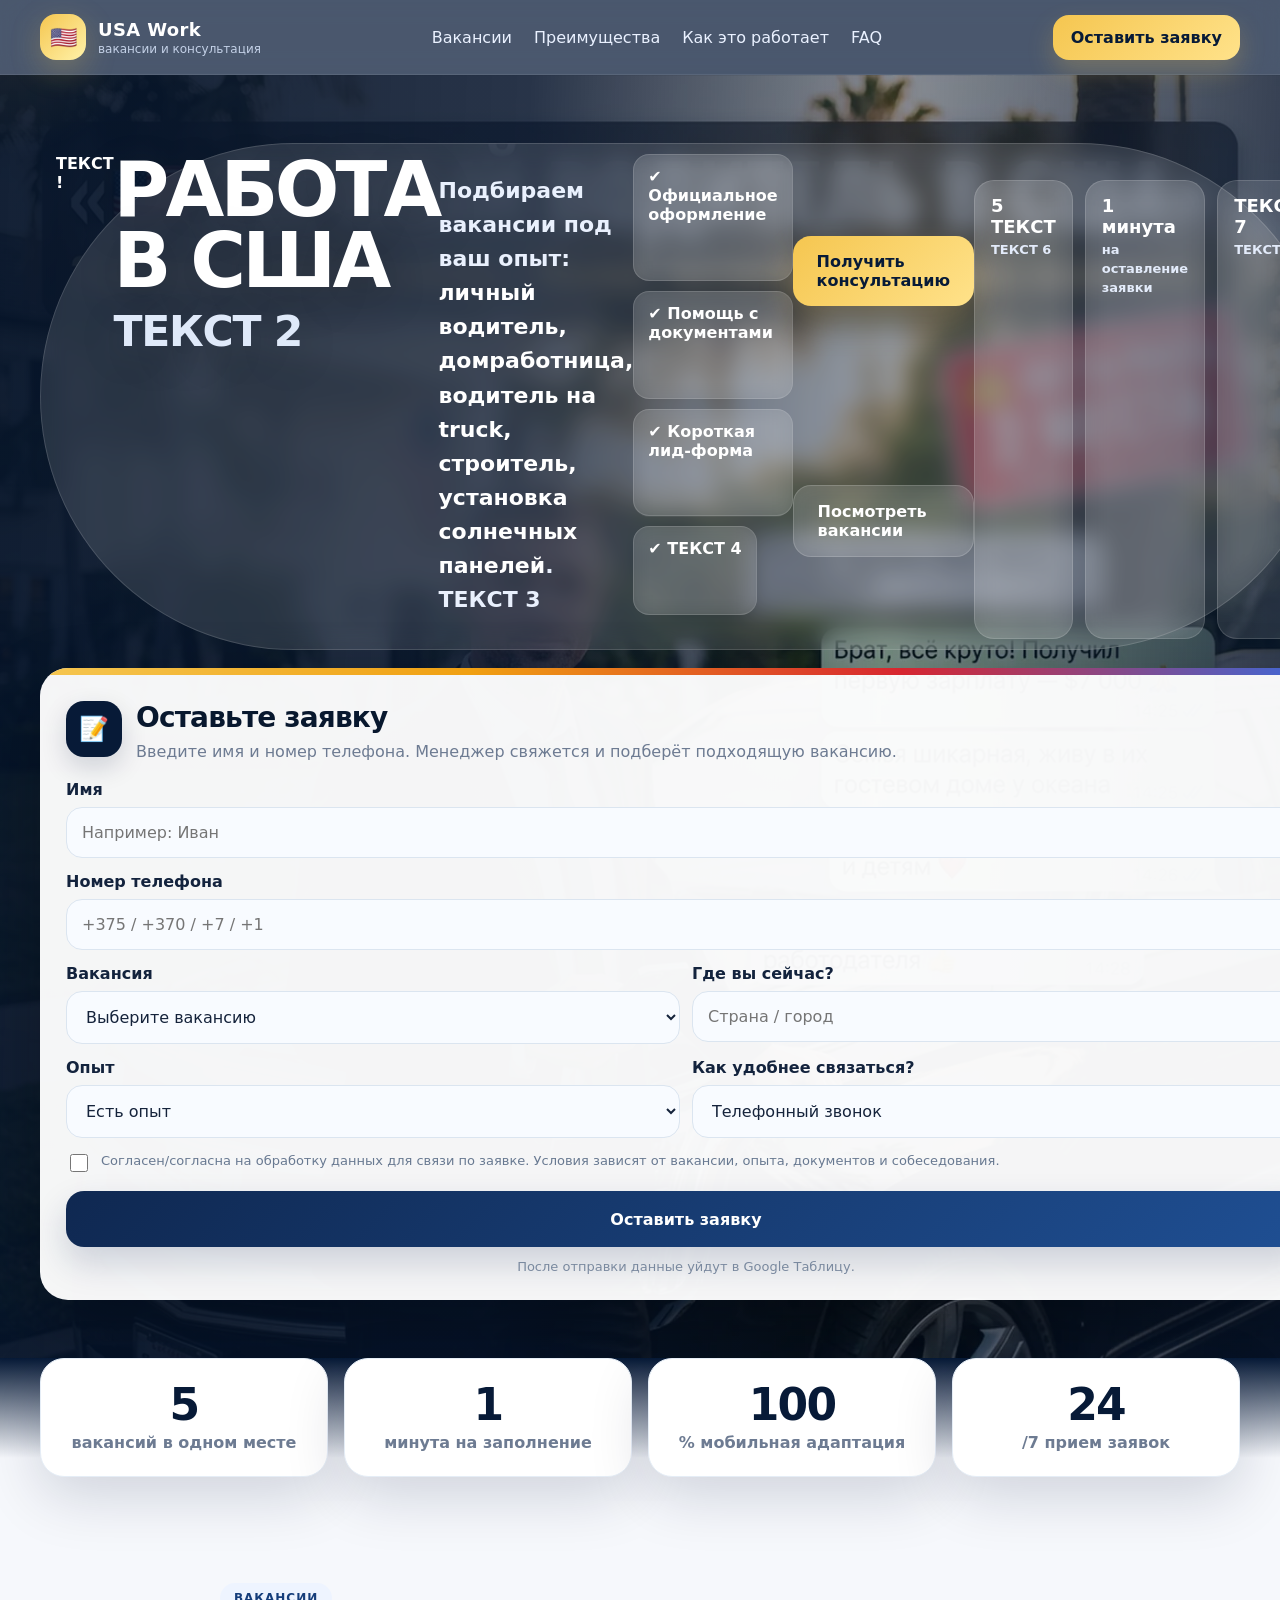
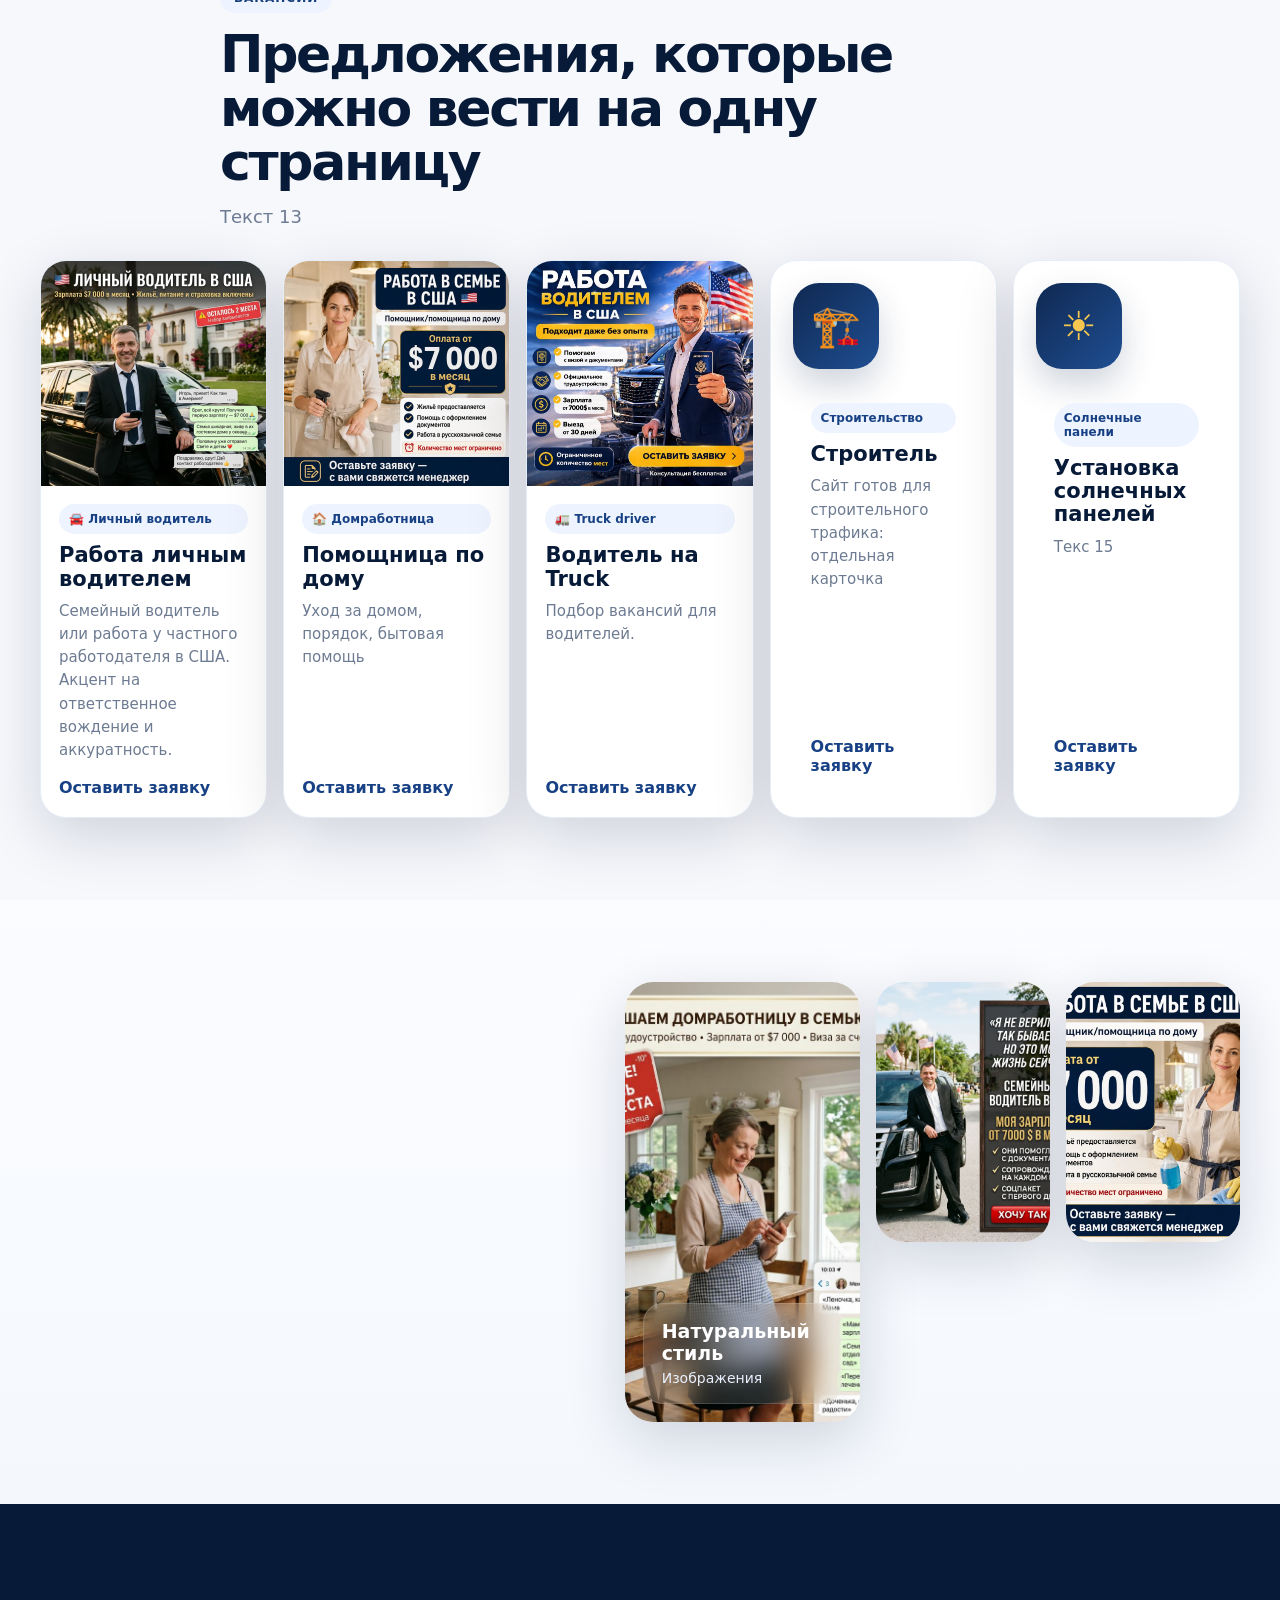
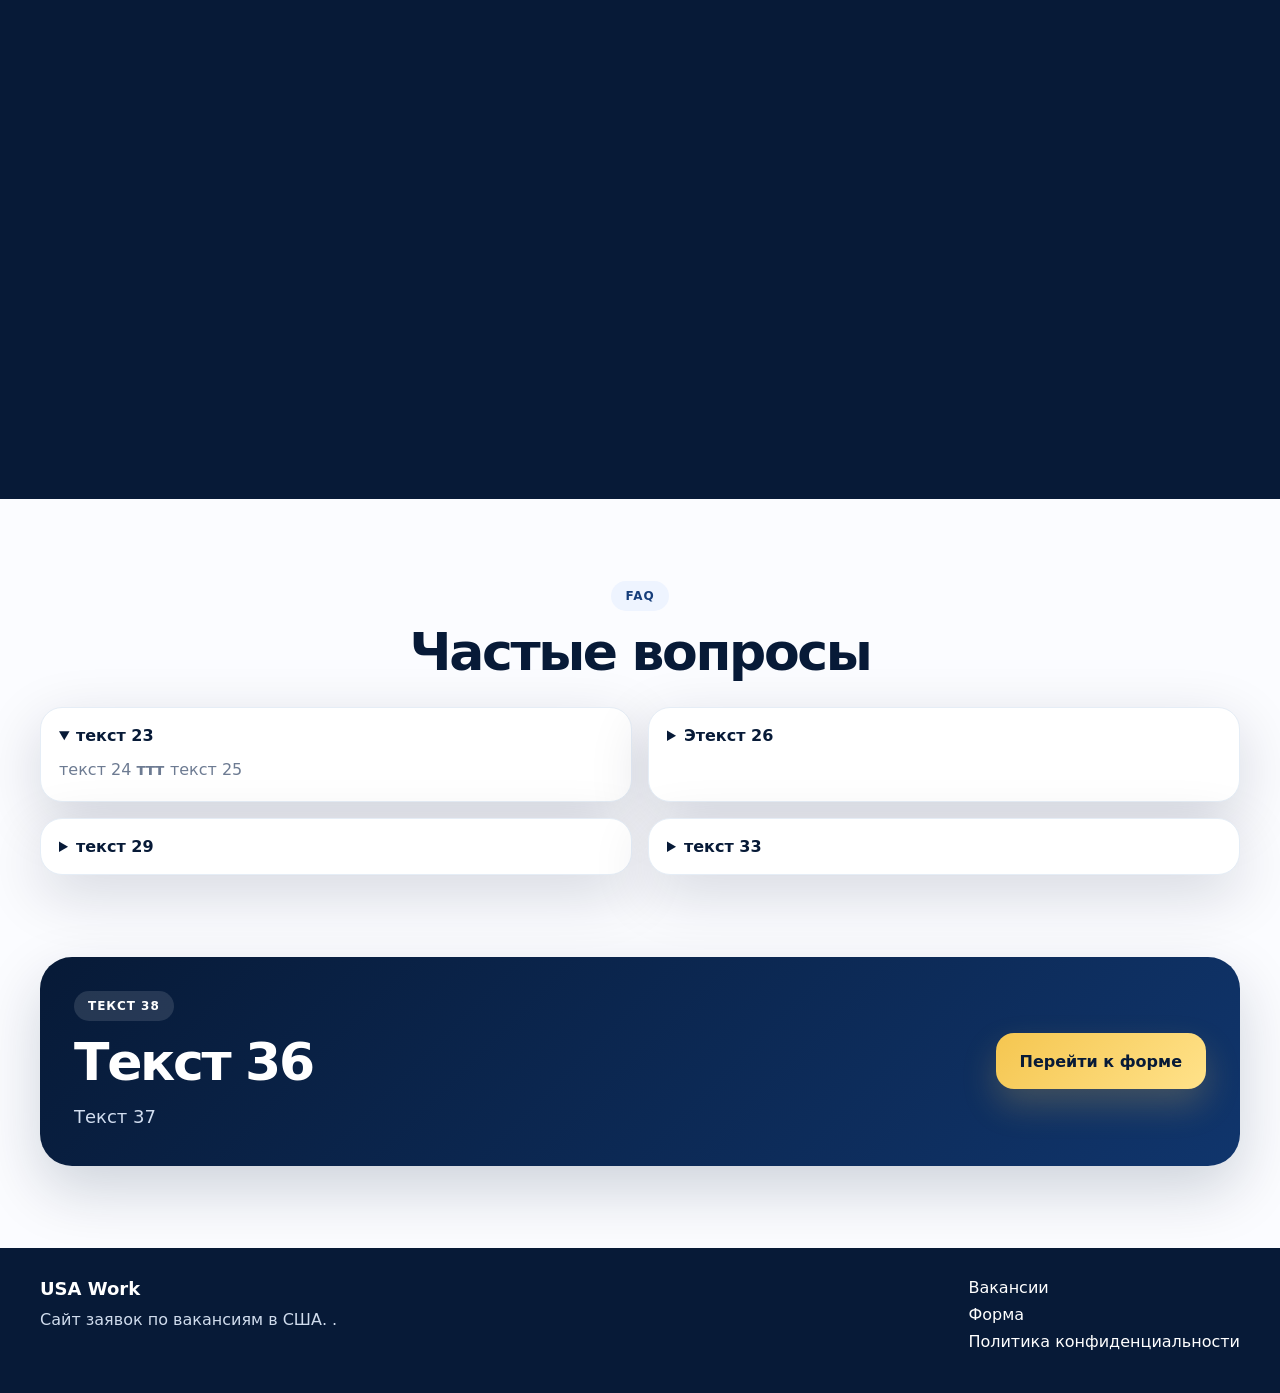
<file: index.html>
<!doctype html>
<html lang="ru">
<head>
  <meta charset="utf-8">
  <meta name="viewport" content="width=device-width, initial-scale=1">
  <title>USA Work — Работа в США с сопровождением</title>
  <meta name="description" content="Работа в США: личный водитель, домработница, водитель на truck, строитель, установка солнечных панелей. Оставьте заявку — менеджер свяжется с вами.">
  <meta name="theme-color" content="#071a37">
  <meta property="og:title" content="USA Work — Работа в США">
  <meta property="og:description" content="Короткая заявка: имя и телефон. Менеджер свяжется и подберёт вакансию.">
  <meta property="og:type" content="website">
  <meta property="og:image" content="assets/hero-driver-chat.webp">
  <link rel="icon" href="assets/favicon.svg" type="image/svg+xml">
  <link rel="preload" href="assets/hero-driver-chat.webp" as="image">
  <link rel="preload" href="assets/card-housekeeper-chat.jpg" as="image">
  <link rel="stylesheet" href="css/style.css">
</head>
<body>
  <div class="site-loader" id="siteLoader"><span></span></div>

  <div class="cursor-glow" aria-hidden="true"></div>

  <header class="header" id="top">
    <div class="container header-wrap">
      <a href="#top" class="logo">
        <span class="logo-icon">🇺🇸</span>
        <span class="logo-text"><strong>USA Work</strong><small>вакансии и консультация</small></span>
      </a>
      <nav class="nav desktop-only">
        <a href="#jobs">Вакансии</a>
        <a href="#about">Преимущества</a>
        <a href="#process">Как это работает</a>
        <a href="#faq">FAQ</a>
      </nav>
      <a href="#form" class="header-btn">Оставить заявку</a>
    </div>
  </header>

  <main>
    <section class="hero">
      <div class="hero-slider" aria-hidden="true">
        <div class="hero-slide active" style="background-image:url('assets/hero-driver-chat.webp')"></div>
        <div class="hero-slide" style="background-image:url('assets/card-housekeeper-chat.jpg')"></div>
        <div class="hero-slide" style="background-image:url('assets/hero-driver-board.webp')"></div>
      </div>
      <div class="hero-overlay"></div>
      <div class="container hero-grid">
        <div class="hero-copy">
          <div class="top-chip reveal">ТЕКСТ ! </di>
          <h1 class="reveal">Работа в США<br><span>ТЕКСТ 2 </span></h1>
          <p class="hero-text reveal">Подбираем вакансии под ваш опыт: <strong>личный водитель, домработница, водитель на truck, строитель, установка солнечных панелей</strong>. ТЕКСТ 3 </p>

          <div class="hero-points reveal">
            <div>✔ Официальное оформление</div>
            <div>✔ Помощь с документами</div>
            <div>✔ Короткая лид-форма</div>
            <div>✔ ТЕКСТ 4 </div>
          </div>

          <div class="hero-actions reveal">
            <a class="btn btn-gold" href="#form">Получить консультацию</a>
            <a class="btn btn-glass" href="#jobs">Посмотреть вакансии</a>
          </div>

          <div class="hero-mini reveal">
            <div class="mini-card glass">
              <b>5 ТЕКСТ </b>
              <span> ТЕКСТ 6 </span>
            </div>
            <div class="mini-card glass">
              <b>1 минута</b>
              <span>на оставление заявки</span>
            </div>
            <div class="mini-card glass">
              <b> ТЕКСТ 7 </b>
              <span> ТЕКСТ 8 </span>
            </div>
          </div>
        </div>

        <aside class="lead-panel reveal" id="form">
          <div class="lead-topline"></div>
          <div class="lead-head">
            <div class="lead-icon">📝</div>
            <div>
              <h2>Оставьте заявку</h2>
              <p>Введите имя и номер телефона. Менеджер свяжется и подберёт подходящую вакансию.</p>
            </div>
          </div>

          <form id="leadForm" class="lead-form" method="post" autocomplete="on">
            <div class="field">
              <label for="name">Имя</label>
              <input id="name" name="name" type="text" placeholder="Например: Иван" minlength="2" required autocomplete="name">
            </div>

            <div class="field">
              <label for="phone">Номер телефона</label>
              <input id="phone" name="phone" type="tel" placeholder="+375 / +370 / +7 / +1" minlength="7" inputmode="tel" required autocomplete="tel">
            </div>

            <div class="field field-grid">
              <div>
                <label for="job">Вакансия</label>
                <select id="job" name="job" required>
                  <option value="">Выберите вакансию</option>
                  <option>Личный водитель в США</option>
                  <option>Домработница / помощница по дому</option>
                  <option>Водитель на Truck</option>
                  <option>Строитель</option>
                  <option>Установка солнечных панелей</option>
                  <option>Нужна консультация</option>
                </select>
              </div>
              <div>
                <label for="country">Где вы сейчас?</label>
                <input id="country" name="country" type="text" placeholder="Страна / город">
              </div>
            </div>

            <div class="field field-grid">
              <div>
                <label for="experience">Опыт</label>
                <select id="experience" name="experience">
                  <option>Есть опыт</option>
                  <option>Нет опыта</option>
                  <option>Нужно уточнить</option>
                </select>
              </div>
              <div>
                <label for="messenger">Как удобнее связаться?</label>
                <select id="messenger" name="messenger">
                  <option>Телефонный звонок</option>
                  <option>WhatsApp</option>
                  <option>Telegram</option>
                </select>
              </div>
            </div>

            <input type="hidden" name="utm" id="utmField">
            <input type="hidden" name="page" id="pageField">
            <input type="hidden" name="source" id="sourceField">
            <input type="text" name="website" class="honeypot" tabindex="-1" autocomplete="off">

            <label class="consent">
              <input type="checkbox" required>
              <span>Согласен/согласна на обработку данных для связи по заявке. Условия зависят от вакансии, опыта, документов и собеседования.</span>
            </label>

            <button class="btn btn-submit" type="submit">Оставить заявку</button>
            <p class="small-note">После отправки данные уйдут в Google Таблицу.</p>
            <div class="form-message" id="formMessage" role="status"></div>
          </form>
        </aside>
      </div>

      <div class="hero-badges container">
        <div class="trust-badge reveal"><span>⭐</span> ТЕКСТ 11 </div>
        <div class="trust-badge reveal"><span>📱</span> ТЕКСТ 10 </div>
        <div class="trust-badge reveal"><span>📊</span> ТЕКСТ 12 </div>
      </div>
    </section>

    <section class="stats-section">
      <div class="container stats-grid">
        <div class="stat-card reveal">
          <b data-counter="5">0</b>
          <span>вакансий в одном месте </span>
        </div>
        <div class="stat-card reveal">
          <b data-counter="1">0</b>
          <span>минута на заполнение</span>
        </div>
        <div class="stat-card reveal">
          <b data-counter="100">0</b>
          <span>% мобильная адаптация</span>
        </div>
        <div class="stat-card reveal">
          <b data-counter="24">0</b>
          <span>/7 прием заявок</span>
        </div>
      </div>
    </section>

    <section class="section" id="jobs">
      <div class="container">
        <div class="section-heading reveal">
          <span class="section-label">Вакансии</span>
          <h2>Предложения, которые можно вести на одну страницу</h2>
          <p> Текст 13 </p>
        </div>

        <div class="jobs-grid">
          <article class="job-card reveal tilt-card">
            <img src="assets/card-driver-phone.webp" alt="Личный водитель в США">
            <div class="job-content">
              <span class="job-tag">🚘 Личный водитель</span>
              <h3>Работа личным водителем</h3>
              <p>Семейный водитель или работа у частного работодателя в США. Акцент на ответственное вождение и аккуратность.</p>
              <a href="#form" data-job="Личный водитель в США">Оставить заявку</a>
            </div>
          </article>

          <article class="job-card reveal tilt-card">
            <img src="assets/card-housekeeper-clean.webp" alt="Домработница в США">
            <div class="job-content">
              <span class="job-tag">🏠 Домработница</span>
              <h3>Помощница по дому</h3>
              <p>Уход за домом, порядок, бытовая помощь </p>
              <a href="#form" data-job="Домработница / помощница по дому">Оставить заявку</a>
            </div>
          </article>

          <article class="job-card reveal tilt-card">
            <img src="assets/card-truck-premium.jpg" alt="Водитель на truck в США">
            <div class="job-content">
              <span class="job-tag">🚛 Truck driver</span>
              <h3>Водитель на Truck</h3>
              <p>Подбор вакансий для водителей. </p>
              <a href="#form" data-job="Водитель на Truck">Оставить заявку</a>
            </div>
          </article>

          <article class="job-card icon-card reveal tilt-card">
            <div class="icon-sphere">🏗️</div>
            <div class="job-content">
              <span class="job-tag">Строительство</span>
              <h3>Строитель</h3>
              <p>Сайт готов для строительного трафика: отдельная карточка</p>
              <a href="#form" data-job="Строитель">Оставить заявку</a>
            </div>
          </article>

          <article class="job-card icon-card reveal tilt-card">
            <div class="icon-sphere">☀️</div>
            <div class="job-content">
              <span class="job-tag">Солнечные панели</span>
              <h3>Установка солнечных панелей</h3>
              <p>Текс 15 </p>
              <a href="#form" data-job="Установка солнечных панелей">Оставить заявку</a>
            </div>
          </article>
        </div>
      </div>
    </section>

    <section class="section about-section" id="about">
      <div class="container about-grid">
        <div class="about-copy reveal">
          <span class="section-label">Преимущества</span>
          <h2>Текст 17 </h2>
          <p>Текст 16</p>
          <ul class="premium-list">
            <li>Текст 222</li>
            <li> текст 3333 </li>
            <li>текст 4444</li>
            <li>текст 5555 </li>
            <li>текст 66666</li>
            <li>текст 7777</li>
          </ul>
        </div>

        <div class="showcase-grid">
          <div class="showcase-card large reveal">
            <img src="assets/card-housekeeper-chat.jpg" alt="Домработница в США">
            <div class="showcase-info glass">
              <strong>Натуральный стиль</strong>
              <span>Изображения </span>
            </div>
          </div>
          <div class="showcase-card reveal">
            <img src="assets/hero-driver-board.webp" alt="Семейный водитель в США">
          </div>
          <div class="showcase-card reveal">
            <img src="assets/card-housekeeper-blue.webp" alt="Работа в семье в США">
          </div>
        </div>
      </div>
    </section>

    <section class="section process-section" id="process">
      <div class="container process-grid">
        <div class="timeline reveal">
          <span class="section-label">Как это работает</span>
          <h2>текст 18 </h2>
          <div class="timeline-item">
            <div class="step-dot">1</div>
            <div>
              <strong>текст 20 </strong>
              <p>Текст 19 .</p>
            </div>
          </div>
          <div class="timeline-item">
            <div class="step-dot">2</div>
            <div>
              <strong>Оставляете заявку</strong>
              <p>Заполняете имя, номер телефона и выбирает интересующую вакансию.</p>
            </div>
          </div>
          <div class="timeline-item">
            <div class="step-dot">3</div>
            <div>
              <strong>текст 22</strong>
              <p>текст 21 </p>
            </div>
          </div>
        </div>

        <div class="chat-card reveal">
          <div class="chat-head">Пример реального диалога</div>
          <div class="bubble left">Здравствуйте! Хочу узнать про работу в США <small>14:23</small></div>
          <div class="bubble right">Добрый день! Какая вакансия вас интересует? <small>14:24</small></div>
          <div class="bubble left">Личный водитель. Есть опыт 5 лет <small>14:25</small></div>
          <div class="bubble right">Отлично. Менеджер свяжется с вами и расскажет условия 👍 <small>14:26</small></div>
        </div>
      </div>
    </section>

    <section class="section faq-section" id="faq">
      <div class="container">
        <div class="section-heading reveal center">
          <span class="section-label">FAQ</span>
          <h2>Частые вопросы</h2>
        </div>
        <div class="faq-grid">
          <details class="reveal" open>
            <summary>текст 23</summary>
            <p>текст 24 <b>ттт </b> текст 25</p>
          </details>
          <details class="reveal">
            <summary>Этекст 26 </summary>
            <p>текст 27  <b>текст 28 </b>.</p>
          </details>
          <details class="reveal">
            <summary>текст 29</summary>
            <p> текст 30 <b>assets</b> текст 31 <b>index.html</b>. текст 32 </p>
          </details>
          <details class="reveal">
            <summary>текст 33 </summary>
            <p>текст 34  <b>utm</b> текст 35 </p>
          </details>
        </div>
      </div>
    </section>

    <section class="cta-section">
      <div class="container cta-box reveal">
        <div>
          <span class="section-label light">Текст 38 </span>
          <h2>Текст 36</h2>
          <p>Текст 37</p>
        </div>
        <a href="#form" class="btn btn-gold">Перейти к форме</a>
      </div>
    </section>
  </main>

  <footer class="footer">
    <div class="container footer-wrap">
      <div>
        <b>USA Work</b>
        <p>Сайт заявок по вакансиям в США. .</p>
      </div>
      <div class="footer-links">
        <a href="#jobs">Вакансии</a>
        <a href="#form">Форма</a>
        <a href="privacy.html">Политика конфиденциальности</a>
      </div>
    </div>
  </footer>

  <a href="#form" class="mobile-cta">Оставить заявку</a>

  <script src="js/config.js"></script>
  <script src="js/app.js"></script>
</body>
</html>
</file>
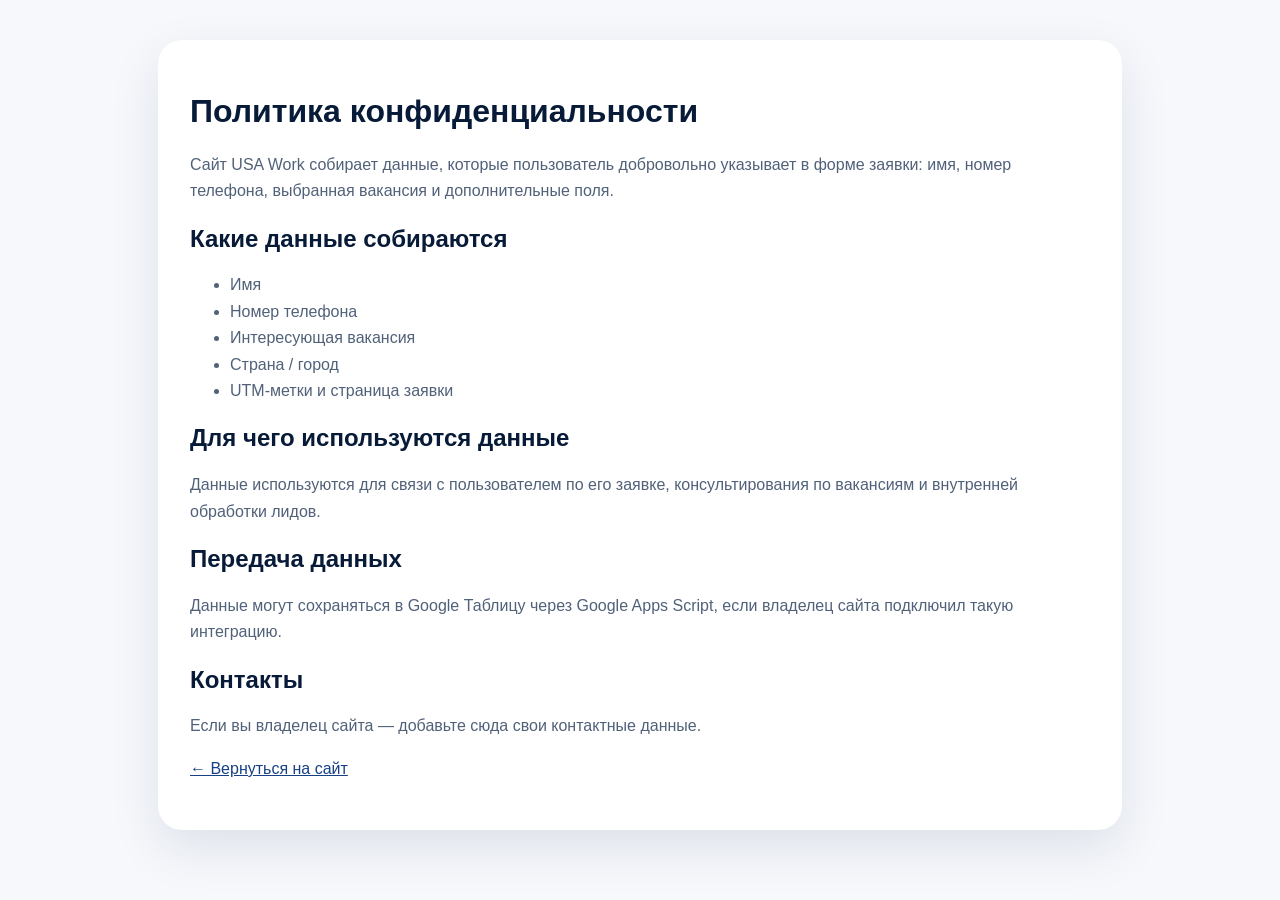
<file: privacy.html>
<!doctype html>
<html lang="ru">
<head>
  <meta charset="utf-8">
  <meta name="viewport" content="width=device-width, initial-scale=1">
  <title>Политика конфиденциальности — USA Work</title>
  <style>
    body{font-family:Inter,Arial,sans-serif;margin:0;background:#f6f8fc;color:#16233a}
    .wrap{width:min(900px,calc(100% - 32px));margin:40px auto;background:#fff;padding:32px;border-radius:24px;box-shadow:0 18px 50px rgba(7,26,55,.1)}
    h1,h2{color:#071a37}p,li{line-height:1.65;color:#516179}a{color:#174184}
  </style>
</head>
<body>
  <div class="wrap">
    <h1>Политика конфиденциальности</h1>
    <p>Сайт USA Work собирает данные, которые пользователь добровольно указывает в форме заявки: имя, номер телефона, выбранная вакансия и дополнительные поля.</p>
    <h2>Какие данные собираются</h2>
    <ul>
      <li>Имя</li>
      <li>Номер телефона</li>
      <li>Интересующая вакансия</li>
      <li>Страна / город</li>
      <li>UTM-метки и страница заявки</li>
    </ul>
    <h2>Для чего используются данные</h2>
    <p>Данные используются для связи с пользователем по его заявке, консультирования по вакансиям и внутренней обработки лидов.</p>
    <h2>Передача данных</h2>
    <p>Данные могут сохраняться в Google Таблицу через Google Apps Script, если владелец сайта подключил такую интеграцию.</p>
    <h2>Контакты</h2>
    <p>Если вы владелец сайта — добавьте сюда свои контактные данные.</p>
    <p><a href="index.html">← Вернуться на сайт</a></p>
  </div>
</body>
</html>
</file>
<file: css/style.css>
:root{
  --bg:#071a37;
  --bg2:#0b2348;
  --bg3:#102f5f;
  --card:#ffffff;
  --text:#15233b;
  --text-soft:#6d7b92;
  --white:#ffffff;
  --gold:#f5c650;
  --gold-2:#ffe28a;
  --line:#e5edf6;
  --danger:#d72630;
  --shadow:0 18px 60px rgba(4,21,48,.16);
  --radius:28px;
}
*{box-sizing:border-box}
html{scroll-behavior:smooth}
body{margin:0;font-family:Inter,system-ui,-apple-system,BlinkMacSystemFont,"Segoe UI",Arial,sans-serif;background:#f6f8fc;color:var(--text);overflow-x:hidden}
a{text-decoration:none;color:inherit}
img{display:block;max-width:100%}
button,input,select{font:inherit}
.container{width:min(1200px,calc(100% - 32px));margin:0 auto}
.site-loader{position:fixed;inset:0;background:linear-gradient(180deg,#081b39,#06152d);display:grid;place-items:center;z-index:9999;transition:.5s opacity,.5s visibility}.site-loader.done{opacity:0;visibility:hidden}.site-loader span{width:58px;height:58px;border-radius:50%;border:4px solid rgba(255,255,255,.2);border-top-color:var(--gold);animation:spin .9s linear infinite}
.cursor-glow{position:fixed;left:0;top:0;width:340px;height:340px;border-radius:50%;background:radial-gradient(circle,rgba(245,198,80,.12),transparent 65%);pointer-events:none;z-index:1;mix-blend-mode:screen;transform:translate(-50%,-50%);opacity:.9}
.header{position:sticky;top:0;z-index:50;background:rgba(7,26,55,.72);backdrop-filter:blur(14px);border-bottom:1px solid rgba(255,255,255,.08)}
.header-wrap{display:flex;align-items:center;justify-content:space-between;gap:16px;padding:14px 0}
.logo{display:flex;align-items:center;gap:12px;color:#fff}.logo-icon{width:46px;height:46px;border-radius:16px;background:linear-gradient(135deg,var(--gold),#fff2a9);display:grid;place-items:center;font-size:22px;color:#071a37;box-shadow:0 10px 30px rgba(245,198,80,.25)}.logo-text strong{display:block;font-size:18px;letter-spacing:.02em}.logo-text small{display:block;font-size:12px;color:#c4d1e7;margin-top:2px}
.nav{display:flex;align-items:center;gap:22px;color:#eaf1ff}.nav a{position:relative}.nav a:after{content:"";position:absolute;left:0;bottom:-6px;width:0;height:2px;background:var(--gold);transition:.25s}.nav a:hover:after{width:100%}
.header-btn{background:linear-gradient(135deg,var(--gold),var(--gold-2));color:#071a37;padding:13px 18px;border-radius:16px;font-weight:900;box-shadow:0 12px 26px rgba(245,198,80,.24);transition:.25s transform}.header-btn:hover{transform:translateY(-2px)}
.hero{position:relative;min-height:calc(100vh - 77px);overflow:hidden;padding:68px 0 30px;background:#071a37}
.hero-slider,.hero-overlay{position:absolute;inset:0}.hero-slide{position:absolute;inset:0;background-size:cover;background-position:center;opacity:0;transform:scale(1.06);transition:opacity 1s ease,transform 7s ease}.hero-slide.active{opacity:1;transform:scale(1.0)}
.hero-overlay{background:linear-gradient(92deg,rgba(5,20,43,.94) 0%,rgba(6,21,46,.86) 40%,rgba(6,21,46,.48) 68%,rgba(6,21,46,.84) 100%),radial-gradient(circle at 17% 22%,rgba(245,198,80,.18),transparent 28%),radial-gradient(circle at 90% 12%,rgba(255,255,255,.08),transparent 20%)}
.hero-grid,.hero-badges,.header,.footer,.mobile-cta,.stats-section,.section,.cta-section{position:relative;z-index:2}
.hero-grid{display:grid;grid-template-columns:1.05fr .95fr;gap:32px;align-items:center;padding-bottom:28px}
.top-chip{display:inline-flex;padding:10px 15px;border-radius:999px;background:rgba(255,255,255,.12);border:1px solid rgba(255,255,255,.14);backdrop-filter:blur(12px);color:#fff;font-weight:800;margin-bottom:18px}
.hero-copy h1{margin:0;color:#fff;font-size:clamp(40px,6vw,76px);line-height:.94;letter-spacing:-.05em;text-transform:uppercase;text-shadow:0 12px 40px rgba(0,0,0,.22)}
.hero-copy h1 span{display:block;color:#dfe9f9;font-size:.56em;line-height:1.06;margin-top:12px;font-weight:700;letter-spacing:-.03em;text-transform:none}
.hero-text{max-width:700px;color:#e9f0fd;font-size:clamp(17px,2.1vw,22px);line-height:1.55;margin:20px 0 22px}.hero-text strong{color:#fff}
.hero-points{display:flex;flex-wrap:wrap;gap:10px;margin:0 0 24px}.hero-points div{padding:12px 14px;border-radius:16px;background:rgba(255,255,255,.12);border:1px solid rgba(255,255,255,.14);color:#fff;font-weight:800;backdrop-filter:blur(10px)}
.hero-actions{display:flex;flex-wrap:wrap;gap:14px;align-items:center}
.btn{display:inline-flex;align-items:center;justify-content:center;gap:8px;border:none;border-radius:18px;padding:16px 24px;font-weight:900;cursor:pointer;transition:.25s transform,.25s box-shadow,.25s background;min-height:56px}
.btn-gold{background:linear-gradient(135deg,var(--gold),var(--gold-2));color:#071a37;box-shadow:0 16px 34px rgba(245,198,80,.22)}.btn-gold:hover{transform:translateY(-2px);box-shadow:0 22px 40px rgba(245,198,80,.3)}
.btn-glass{background:rgba(255,255,255,.1);border:1px solid rgba(255,255,255,.16);backdrop-filter:blur(12px);color:#fff}
.hero-mini{display:grid;grid-template-columns:repeat(3,1fr);gap:12px;margin-top:26px;max-width:760px}.glass{background:rgba(255,255,255,.12);border:1px solid rgba(255,255,255,.14);backdrop-filter:blur(14px)}.mini-card{padding:14px 16px;border-radius:20px;color:#fff}.mini-card b{display:block;font-size:18px;margin-bottom:2px}.mini-card span{font-size:13px;color:#e3ebfa}
.lead-panel{background:rgba(255,255,255,.96);border-radius:var(--radius);box-shadow:0 28px 70px rgba(0,0,0,.28);overflow:hidden;color:var(--text);position:relative}
.lead-topline{height:7px;background:linear-gradient(90deg,var(--gold),#f0a012,#d72630,#356ce1)}
.lead-head{display:flex;gap:14px;align-items:flex-start;padding:26px 26px 8px}.lead-icon{width:56px;height:56px;border-radius:18px;background:#071a37;color:var(--gold);display:grid;place-items:center;font-size:24px;box-shadow:0 10px 26px rgba(7,26,55,.16)}.lead-head h2{margin:0;font-size:28px;color:#08182e;letter-spacing:-.03em}.lead-head p{margin:6px 0 0;color:var(--text-soft);line-height:1.5}
.lead-form{padding:8px 26px 26px}.field{margin:0 0 14px}.field label{display:block;font-weight:900;margin-bottom:8px;color:#13233d}.field input,.field select{width:100%;background:#f8fbff;border:1px solid #dbe5f0;border-radius:16px;padding:15px 15px;color:var(--text);transition:.2s border,.2s box-shadow,.2s background;outline:none}.field input:focus,.field select:focus{border-color:#356ce1;box-shadow:0 0 0 4px rgba(53,108,225,.13);background:#fff}.field-grid{display:grid;grid-template-columns:1fr 1fr;gap:12px}.honeypot{position:absolute!important;left:-9999px;opacity:0;pointer-events:none}
.consent{display:flex;gap:10px;align-items:flex-start;color:#687991;font-size:13px;line-height:1.45;margin:14px 0 16px}.consent input{width:18px;height:18px;accent-color:#08182e;margin-top:2px;flex:0 0 auto}
.btn-submit{width:100%;background:linear-gradient(135deg,#0f2851,#1f4f93);color:#fff;box-shadow:0 16px 34px rgba(15,40,81,.18)}.btn-submit:hover{transform:translateY(-2px)}
.small-note{font-size:13px;color:#7a899f;text-align:center;margin:12px 0 0}.form-message{display:none;margin-top:12px;padding:13px 14px;border-radius:15px;font-weight:800;line-height:1.4}.form-message.show{display:block}.form-message.ok{background:#ebf8ef;color:#1b6d39}.form-message.err{background:#fff0f1;color:#a12129}
.hero-badges{display:flex;flex-wrap:wrap;gap:14px;padding-bottom:12px}.trust-badge{padding:13px 16px;border-radius:16px;background:rgba(255,255,255,.1);border:1px solid rgba(255,255,255,.14);backdrop-filter:blur(12px);color:#fff;font-weight:800}.trust-badge span{margin-right:8px}
.stats-section{padding:0 0 24px;background:linear-gradient(180deg,#071a37 0,#f6f8fc 100px)}
.stats-grid{display:grid;grid-template-columns:repeat(4,1fr);gap:16px}.stat-card{padding:24px;border-radius:24px;background:#fff;box-shadow:var(--shadow);border:1px solid var(--line);text-align:center}.stat-card b{display:block;font-size:44px;line-height:1;color:#071a37;letter-spacing:-.04em}.stat-card span{display:block;margin-top:6px;color:var(--text-soft);font-weight:700}
.section{padding:82px 0}.section-heading{max-width:840px;margin:0 auto 28px}.section-heading.center{text-align:center}.section-label{display:inline-block;padding:8px 14px;border-radius:999px;background:#eef4ff;color:#163e7b;font-weight:900;margin-bottom:14px;text-transform:uppercase;font-size:12px;letter-spacing:.08em}.section-label.light{background:rgba(255,255,255,.12);color:#fff}.section-heading h2,.about-copy h2,.timeline h2,.cta-box h2{margin:0;color:#071a37;font-size:clamp(32px,4.4vw,52px);line-height:1.04;letter-spacing:-.045em}.section-heading p,.about-copy p,.timeline>p,.cta-box p{margin:14px 0 0;color:var(--text-soft);font-size:18px;line-height:1.6}
.jobs-grid{display:grid;grid-template-columns:repeat(5,1fr);gap:16px}.job-card{background:#fff;border:1px solid var(--line);box-shadow:var(--shadow);border-radius:26px;overflow:hidden;display:flex;flex-direction:column;min-height:100%;transform-style:preserve-3d;transition:transform .25s, box-shadow .25s}.job-card:hover{box-shadow:0 26px 64px rgba(6,22,47,.17)}.job-card img{aspect-ratio:1/1;object-fit:cover}.job-content{padding:18px 18px 20px;display:flex;flex-direction:column;flex:1}.job-tag{display:inline-block;padding:8px 10px;border-radius:999px;background:#eef4ff;color:#174184;font-weight:900;font-size:12px;margin-bottom:10px}.job-content h3{margin:0 0 9px;font-size:21px;line-height:1.1;color:#071a37}.job-content p{margin:0;color:var(--text-soft);line-height:1.55;font-size:15px}.job-content a{margin-top:auto;padding-top:16px;font-weight:900;color:#174184}
.icon-card{justify-content:flex-start;padding:22px}.icon-sphere{width:86px;height:86px;border-radius:26px;background:linear-gradient(135deg,#0f2851,#1f4f93);color:var(--gold);display:grid;place-items:center;font-size:40px;box-shadow:0 16px 34px rgba(15,40,81,.2);margin-bottom:16px}
.about-section{background:linear-gradient(180deg,#fbfcff,#f4f8fd)}
.about-grid{display:grid;grid-template-columns:.95fr 1.05fr;gap:28px;align-items:center}.premium-list{padding:0;margin:24px 0 0;list-style:none;display:grid;gap:12px}.premium-list li{padding-left:32px;position:relative;color:#3a4a61;font-weight:700}.premium-list li:before{content:"✓";position:absolute;left:0;top:0;color:#d68a00;font-weight:900}
.showcase-grid{display:grid;grid-template-columns:1.15fr .85fr .85fr;gap:16px}.showcase-card{position:relative;border-radius:28px;overflow:hidden;box-shadow:var(--shadow);background:#fff;min-height:260px}.showcase-card.large{min-height:440px;grid-row:span 2}.showcase-card img{width:100%;height:100%;object-fit:cover}.showcase-info{position:absolute;left:18px;right:18px;bottom:18px;padding:16px 18px;border-radius:20px;color:#fff}.showcase-info strong{display:block;font-size:19px;margin-bottom:4px}.showcase-info span{font-size:14px;color:#e9f1ff}
.process-section{background:#071a37;color:#fff}.process-grid{display:grid;grid-template-columns:.92fr 1.08fr;gap:28px;align-items:center}.timeline h2{color:#fff}.timeline .section-label{background:rgba(255,255,255,.12);color:#fff}.timeline-item{display:flex;gap:14px;align-items:flex-start;padding:16px 0;border-bottom:1px solid rgba(255,255,255,.1)}.timeline-item:last-child{border-bottom:none}.step-dot{width:42px;height:42px;border-radius:14px;background:linear-gradient(135deg,var(--gold),var(--gold-2));color:#071a37;font-weight:900;display:grid;place-items:center;flex:0 0 auto}.timeline-item strong{display:block;font-size:19px;margin-bottom:4px}.timeline-item p{margin:0;color:#cfdaed;line-height:1.55}
.chat-card{padding:24px;border-radius:30px;background:linear-gradient(180deg,#fff,#f6f9ff);color:var(--text);box-shadow:0 24px 60px rgba(0,0,0,.2);position:relative;overflow:hidden}.chat-card:before{content:"";position:absolute;inset:0;background:url('../assets/card-driver-phone.webp') center/cover no-repeat;opacity:.07;transform:scale(1.06)}.chat-head{position:relative;font-size:18px;font-weight:900;margin-bottom:14px;color:#071a37}.bubble{position:relative;max-width:78%;padding:14px 16px;border-radius:18px;line-height:1.45;margin:10px 0;box-shadow:0 10px 24px rgba(7,26,55,.08)}.bubble small{display:block;font-size:11px;color:#7a899f;text-align:right;margin-top:4px}.bubble.left{background:#ffffff}.bubble.right{background:#dff6cf;margin-left:auto}
.faq-section{background:#fbfcff}.faq-grid{display:grid;grid-template-columns:repeat(2,1fr);gap:16px}.faq-grid details{background:#fff;border:1px solid var(--line);border-radius:22px;padding:18px 18px;box-shadow:var(--shadow)}.faq-grid summary{cursor:pointer;font-weight:900;color:#071a37}.faq-grid p{margin:12px 0 0;color:var(--text-soft);line-height:1.6}
.cta-section{padding:0 0 82px;background:#fbfcff}.cta-box{background:linear-gradient(135deg,#071a37,#10356c);border-radius:32px;padding:34px 34px;display:flex;align-items:center;justify-content:space-between;gap:20px;color:#fff;box-shadow:0 24px 60px rgba(7,26,55,.18)}.cta-box h2{color:#fff}.cta-box p{color:#d2def0}.footer{background:#071a37;color:#d0dced;padding:30px 0 42px}.footer-wrap{display:flex;align-items:flex-start;justify-content:space-between;gap:26px}.footer b{display:block;color:#fff;font-size:18px;margin-bottom:8px}.footer p{max-width:580px;line-height:1.6;margin:0}.footer-links{display:grid;gap:8px}.footer-links a{color:#fff}
.mobile-cta{display:none;position:fixed;left:12px;right:12px;bottom:12px;z-index:60;background:linear-gradient(135deg,var(--gold),var(--gold-2));padding:16px 18px;border-radius:18px;color:#071a37;font-weight:900;text-align:center;box-shadow:0 18px 34px rgba(245,198,80,.28)}
.reveal{opacity:0;transform:translateY(28px);transition:opacity .75s ease,transform .75s ease}.reveal.visible{opacity:1;transform:none}
@keyframes spin{to{transform:rotate(360deg)}}
@media (max-width:1140px){.hero-grid,.about-grid,.process-grid{grid-template-columns:1fr}.jobs-grid{grid-template-columns:repeat(3,1fr)}.showcase-grid{grid-template-columns:1fr 1fr}.showcase-card.large{grid-row:auto;min-height:360px}.hero-mini{grid-template-columns:1fr 1fr 1fr}}
@media (max-width:860px){.desktop-only{display:none}.header-wrap{padding:12px 0}.hero{padding-top:42px}.hero-grid{gap:24px}.hero-mini{grid-template-columns:1fr}.stats-grid,.faq-grid,.jobs-grid,.hero-mini,.field-grid,.showcase-grid{grid-template-columns:1fr 1fr}.cta-box,.footer-wrap{flex-direction:column;align-items:flex-start}.hero-copy h1{font-size:52px}.hero-badges{padding-top:8px}.lead-head{padding:22px 22px 6px}.lead-form{padding:8px 22px 22px}}
@media (max-width:640px){.cursor-glow{display:none}.container{width:min(100% - 24px,1200px)}.header-btn{display:none}.hero{min-height:auto;padding-top:32px;padding-bottom:20px}.hero-copy h1{font-size:40px}.hero-text{font-size:17px}.hero-points div,.trust-badge{width:100%}.jobs-grid,.stats-grid,.faq-grid,.field-grid,.showcase-grid{grid-template-columns:1fr}.hero-actions .btn{width:100%}.hero-mini{grid-template-columns:1fr}.section{padding:62px 0}.lead-head h2{font-size:24px}.lead-head,.lead-form{padding-left:18px;padding-right:18px}.showcase-card.large{min-height:300px}.mobile-cta{display:block}body{padding-bottom:82px}.stat-card b{font-size:38px}}
</file>
